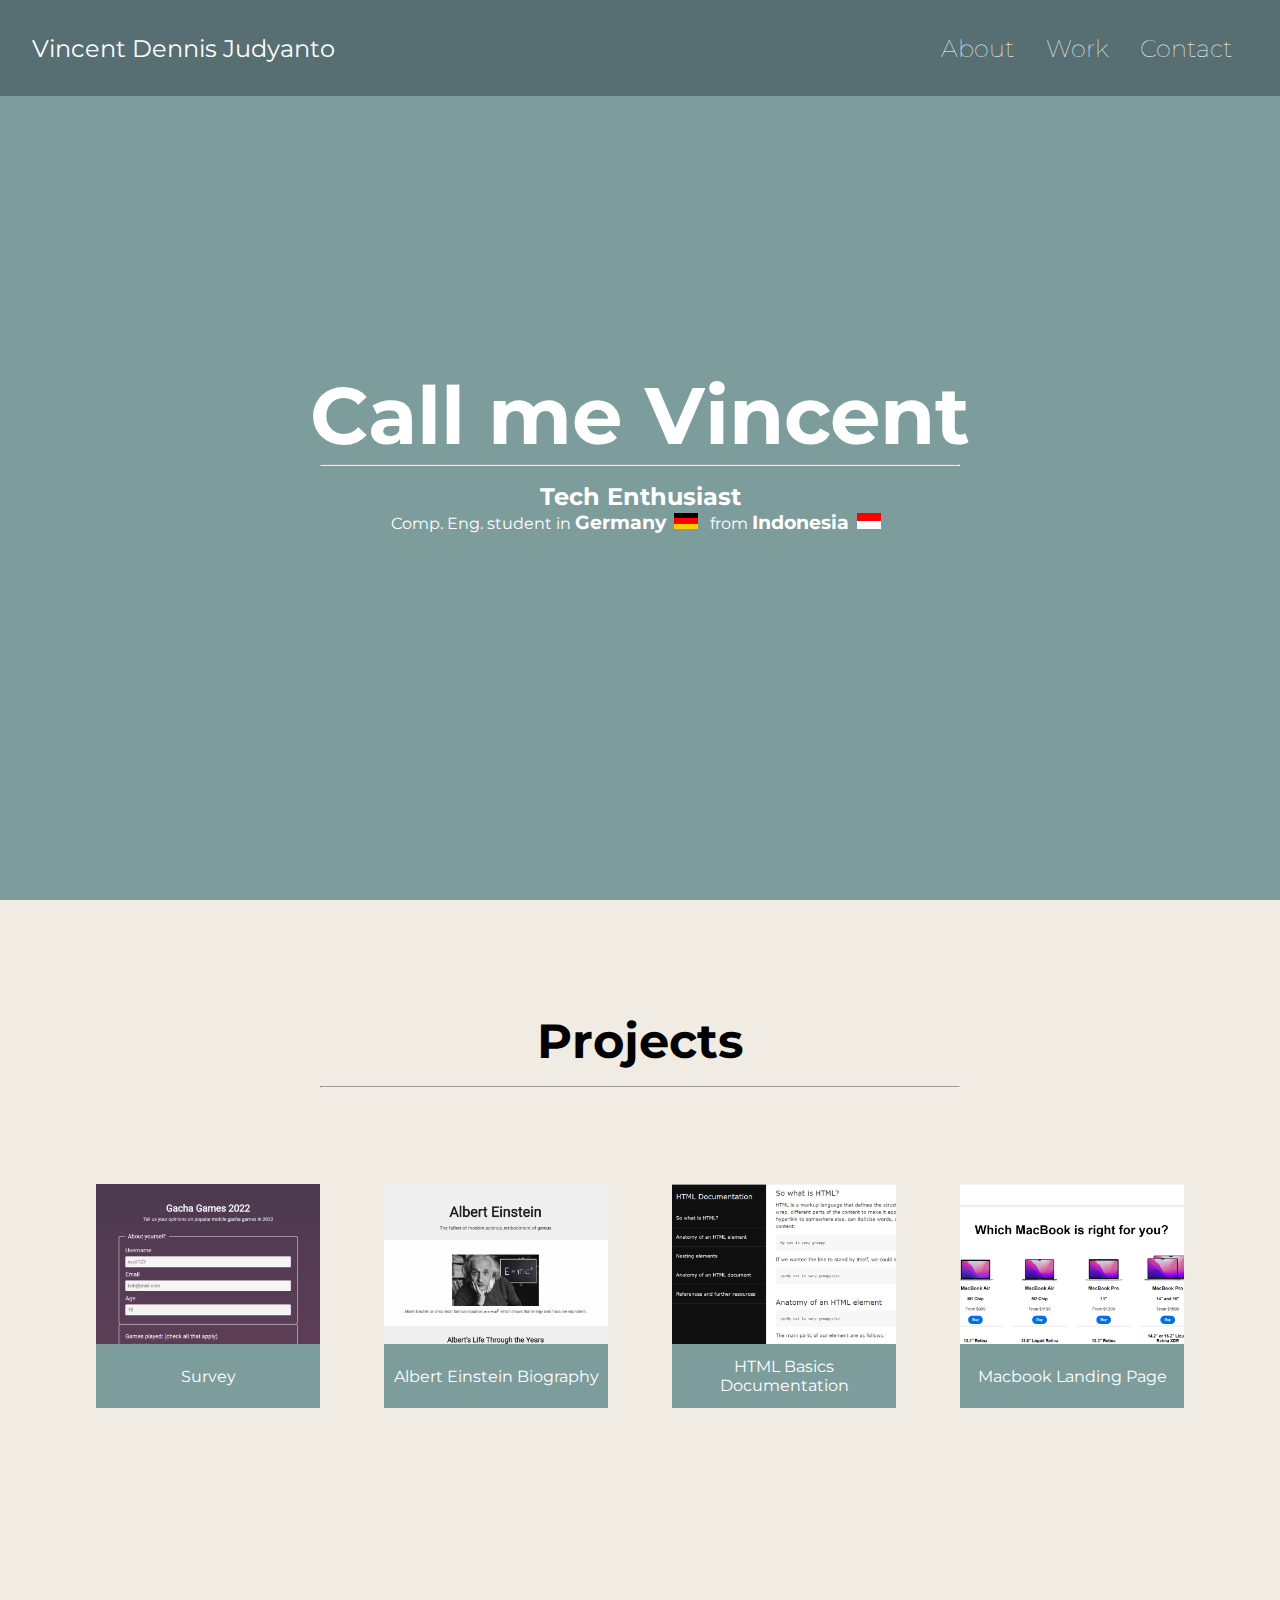
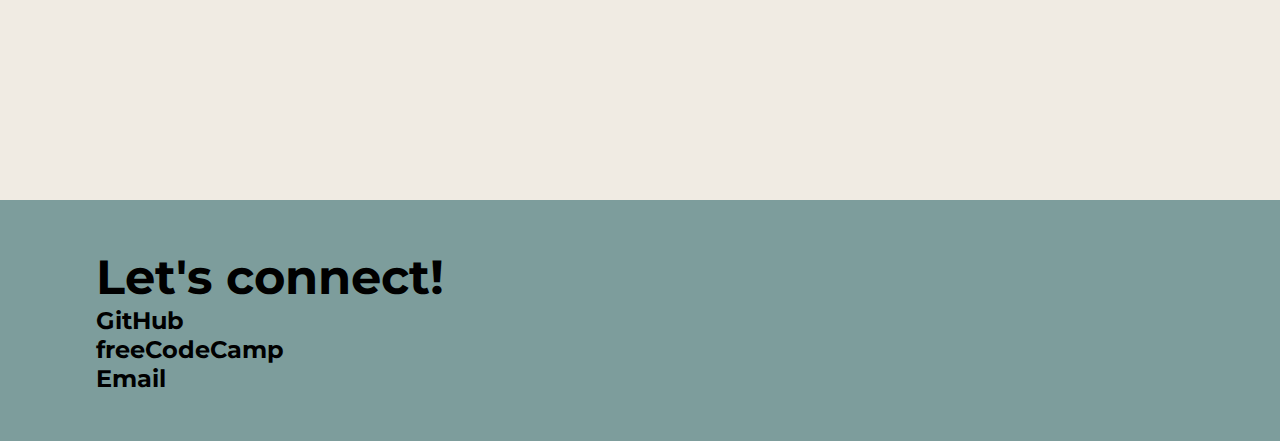
<file: projects/freeCodeCamp/Responsive Web Design 2022/Personal Portfolio Webpage/index.html>
<!DOCTYPE html>
<html lang="en">
<head>
    <meta charset="UTF-8">
    <meta http-equiv="X-UA-Compatible" content="IE=edge">
    <meta name="viewport" content="width=device-width, initial-scale=1.0">
    <title>Portfolio ~ Vincent Dennis Judyanto</title>
    <link rel="stylesheet" href="styles.css">
    <link rel="preconnect" href="https://fonts.googleapis.com">
    <link rel="preconnect" href="https://fonts.gstatic.com" crossorigin>
    <link href="https://fonts.googleapis.com/css2?family=Montserrat:wght@200;400;700&display=swap" rel="stylesheet">
</head>
<body>
    <nav id="navbar">
        <a href="#welcome-section" id="site-logo">Vincent Dennis Judyanto</a>
        <ul class="nav-list">
            <li class="nav-item"><a href="#welcome-section">About</a></li>
            <li class="nav-item"><a href="#projects">Work</a></li>
            <li class="nav-item"><a href="#contact">Contact</a></li>
        </ul>
    </nav>
    <section id="welcome-section">
        <div class="inner-welcome">
            <h1 class="main-heading">Call me Vincent</h1>
            <hr>
            <h2>Tech Enthusiast</h2>
            <div class="main-desc">
                <p>Comp. Eng. student in </p><h3 class="country ger">Germany</h3>
                <p class="resp-newline"> from </p><h3 class="country ind">Indonesia</h3>
            </div>
        </div>
    </section>
    <section id="projects">
        <h2 class="projects-heading">Projects</h2>
        <hr>
        <div class="projects-container">
            <div class="project-tile project-1">
                <div class="project-desc">
                    <a class="project-link" href="https://github.com/vincent-dennis/portfolio/tree/main/projects/freeCodeCamp/Responsive%20Web%20Design%202022/Survey%20Form" target="_blank">
                        Survey</a>
                </div>
            </div>
            <div class="project-tile project-2">
                <div class="project-desc">
                    <a class="project-link" href="https://github.com/vincent-dennis/portfolio/tree/main/projects/freeCodeCamp/Responsive%20Web%20Design%202022/Tribute%20Page" target="_blank">
                        Albert Einstein Biography</a>
                </div>
            </div>
            <div class="project-tile project-3">
                <div class="project-desc">
                    <a class="project-link" href="https://github.com/vincent-dennis/portfolio/tree/main/projects/freeCodeCamp/Responsive%20Web%20Design%202022/Technical%20Documentation%20Page" target="_blank">
                        HTML Basics Documentation</a>
                </div>
            </div>
            <div class="project-tile project-4">
                <div class="project-desc">
                    <a class="project-link" href="https://github.com/vincent-dennis/portfolio/tree/main/projects/freeCodeCamp/Responsive%20Web%20Design%202022/Technical%20Documentation%20Page" target="_blank">
                        Macbook Landing Page</a>
                </div>
            </div>
        </div>
    </section>
    <section id="contact">
        <h1 class="contact-heading">Let's connect!</h1>
        <h2><a id="profile-link" href="https://github.com/vincent-dennis" target="_blank">GitHub</a></h2>
        <h2><a href="https://www.freecodecamp.org/vincent_dj" target="_blank">freeCodeCamp</a></h2>
        <h2><a href="mailto:vincentdennis.j@gmail.com" target="_blank">Email</a></h2>
    </section>
</body>
</html>
</file>
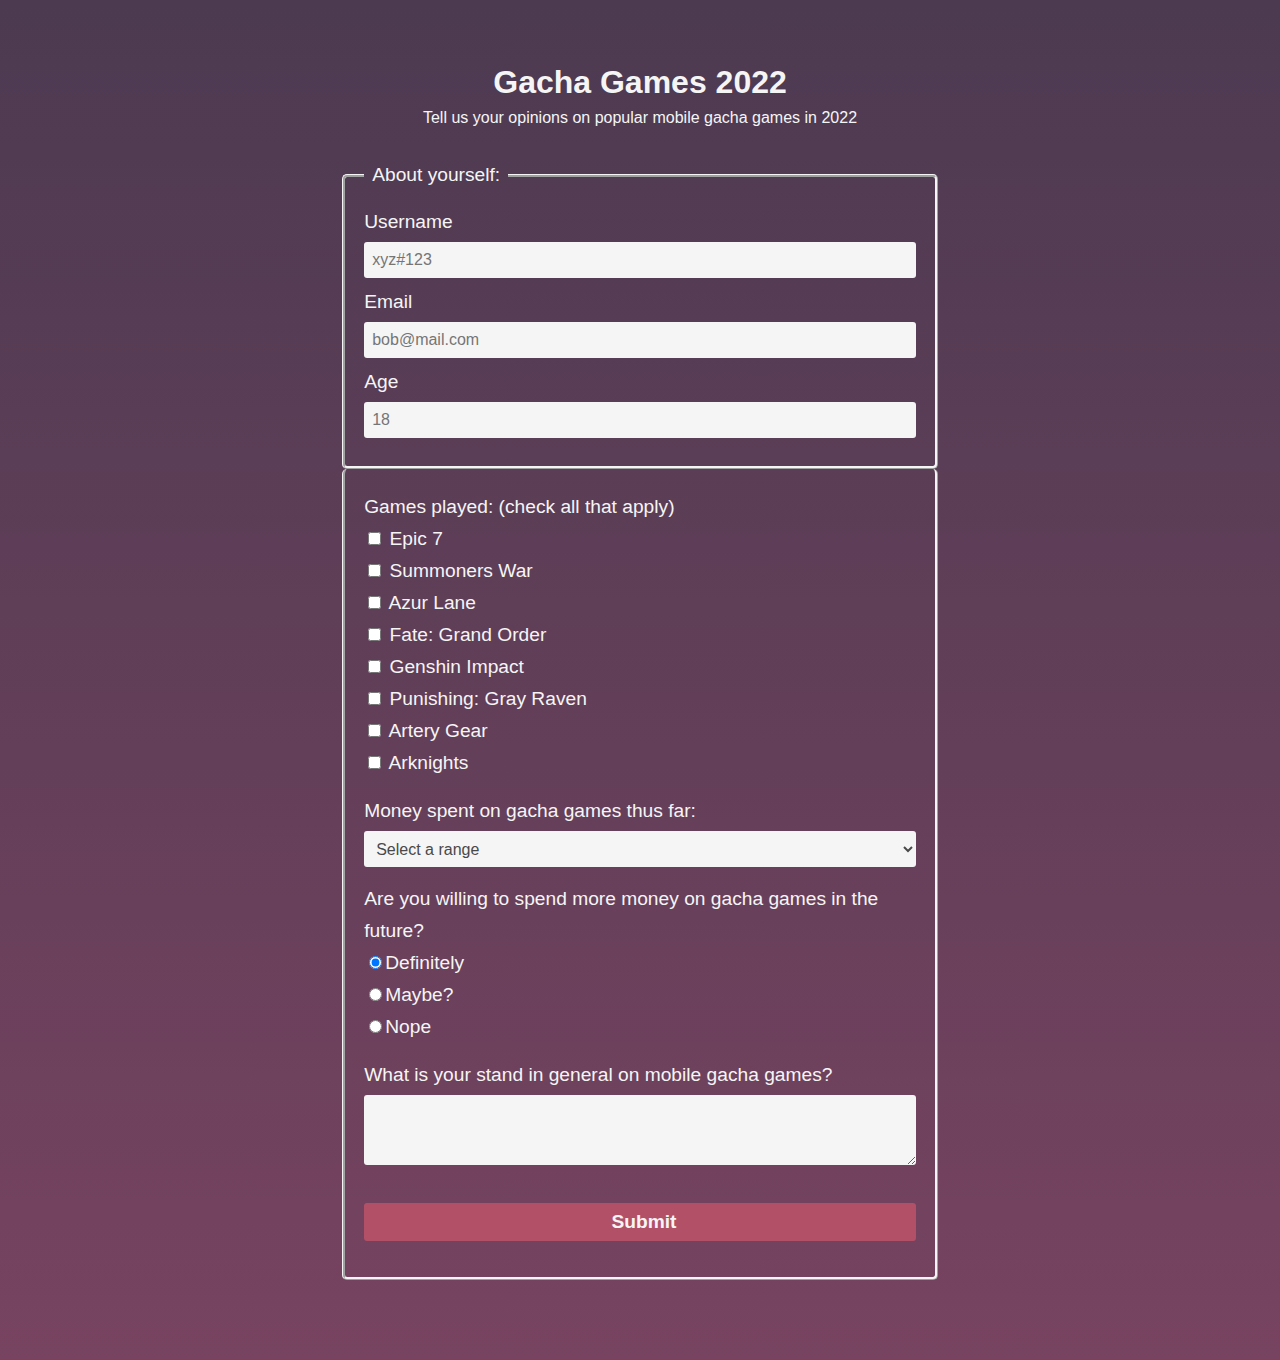
<file: projects/freeCodeCamp/Responsive Web Design 2022/Survey Form/index.html>
<!DOCTYPE html>
<html lang="en">
<head>
    <meta charset="UTF-8">
    <meta http-equiv="X-UA-Compatible" content="IE=edge">
    <meta name="viewport" content="width=device-width, initial-scale=1.0">
    <title>Survey Form</title>
    <link rel="stylesheet" href="styles.css">
</head>
<body>
    <header>
        <h1 id="title">Gacha Games 2022</h1>
        <p id="description">Tell us your opinions on popular mobile gacha games in 2022</p>
    </header>
    
    <form action="" method="post" id="survey-form">
        <!-- PERSONAL DATA -->
        <fieldset>
            <legend>About yourself:</legend>
            <div class="input-group about-section">
                <label for="name" id="name-label">Username</label>
                <input class="input-field" type="text" name="name" id="name" required placeholder="xyz#123">
                <label for="email" id="email-label">Email</label>
                <input class="input-field" type="email" name="email" id="email" required placeholder="bob@mail.com">
                <label for="age" id="number-label">Age</label>
                <input class="input-field" type="number" name="age" id="number" min="12" max="120" required placeholder="18">
            </div>
        </fieldset>

        <!-- SURVEY DATA -->
        <fieldset>
            <div class="input-group">
                <label>Games played: (check all that apply)</label><br>
                <label>
                    <input class="input-checkbox" name="games-played" type="checkbox" value="e7"> Epic 7</label
                ><br>
                <label>
                    <input class="input-checkbox" name="games-played" type="checkbox" value="sw"> Summoners War</label
                ><br>
                <label>
                    <input class="input-checkbox" name="games-played" type="checkbox" value="al"> Azur Lane</label
                ><br>
                <label>
                    <input class="input-checkbox" name="games-played" type="checkbox" value="fgo"> Fate: Grand Order</label
                ><br>
                <label>
                    <input class="input-checkbox" name="games-played" type="checkbox" value="gi"> Genshin Impact</label
                ><br>
                <label>
                    <input class="input-checkbox" name="games-played" type="checkbox" value="pgr"> Punishing: Gray Raven</label
                ><br>
                <label>
                    <input class="input-checkbox" name="games-played" type="checkbox" value="ag"> Artery Gear</label
                ><br>
                <label>
                    <input class="input-checkbox" name="games-played" type="checkbox" value="ark"> Arknights</label
                ><br>
            </div>
            
            <div class="input-group">
                <label for="money-spent">Money spent on gacha games thus far:</label>
                <select id="dropdown" name="money-spent" class="input-select">
                    <option disabled selected value>Select a range</option>
                    <option value="100">$0 - $100</option>
                    <option value="500">$101 - $500</option>
                    <option value="1000">$501 - $1000</option>
                    <option value="more">$1000+</option>
                </select>
            </div>

            <div class="input-group">
                <label>Are you willing to spend more money on gacha games in the future?</label><br>
                <label>
                    <input name="spend-more" value="definitely" type="radio" class="input-radio" checked>Definitely</label
                ><br>
                <label>
                    <input name="spend-more" value="maybe" type="radio" class="input-radio">Maybe?</label
                ><br>
                <label>
                    <input name="spend-more" value="nope" type="radio" class="input-radio">Nope</label
                ><br>
            </div>

            <div class="input-group">
                <label for="opinion">What is your stand in general on mobile gacha games?</label><br>
                <textarea name="opinion" rows="3"></textarea>
            </div>

            <button id="submit" type="submit">Submit</button>
        </fieldset>
    </form>
</body>
</html>
</file>
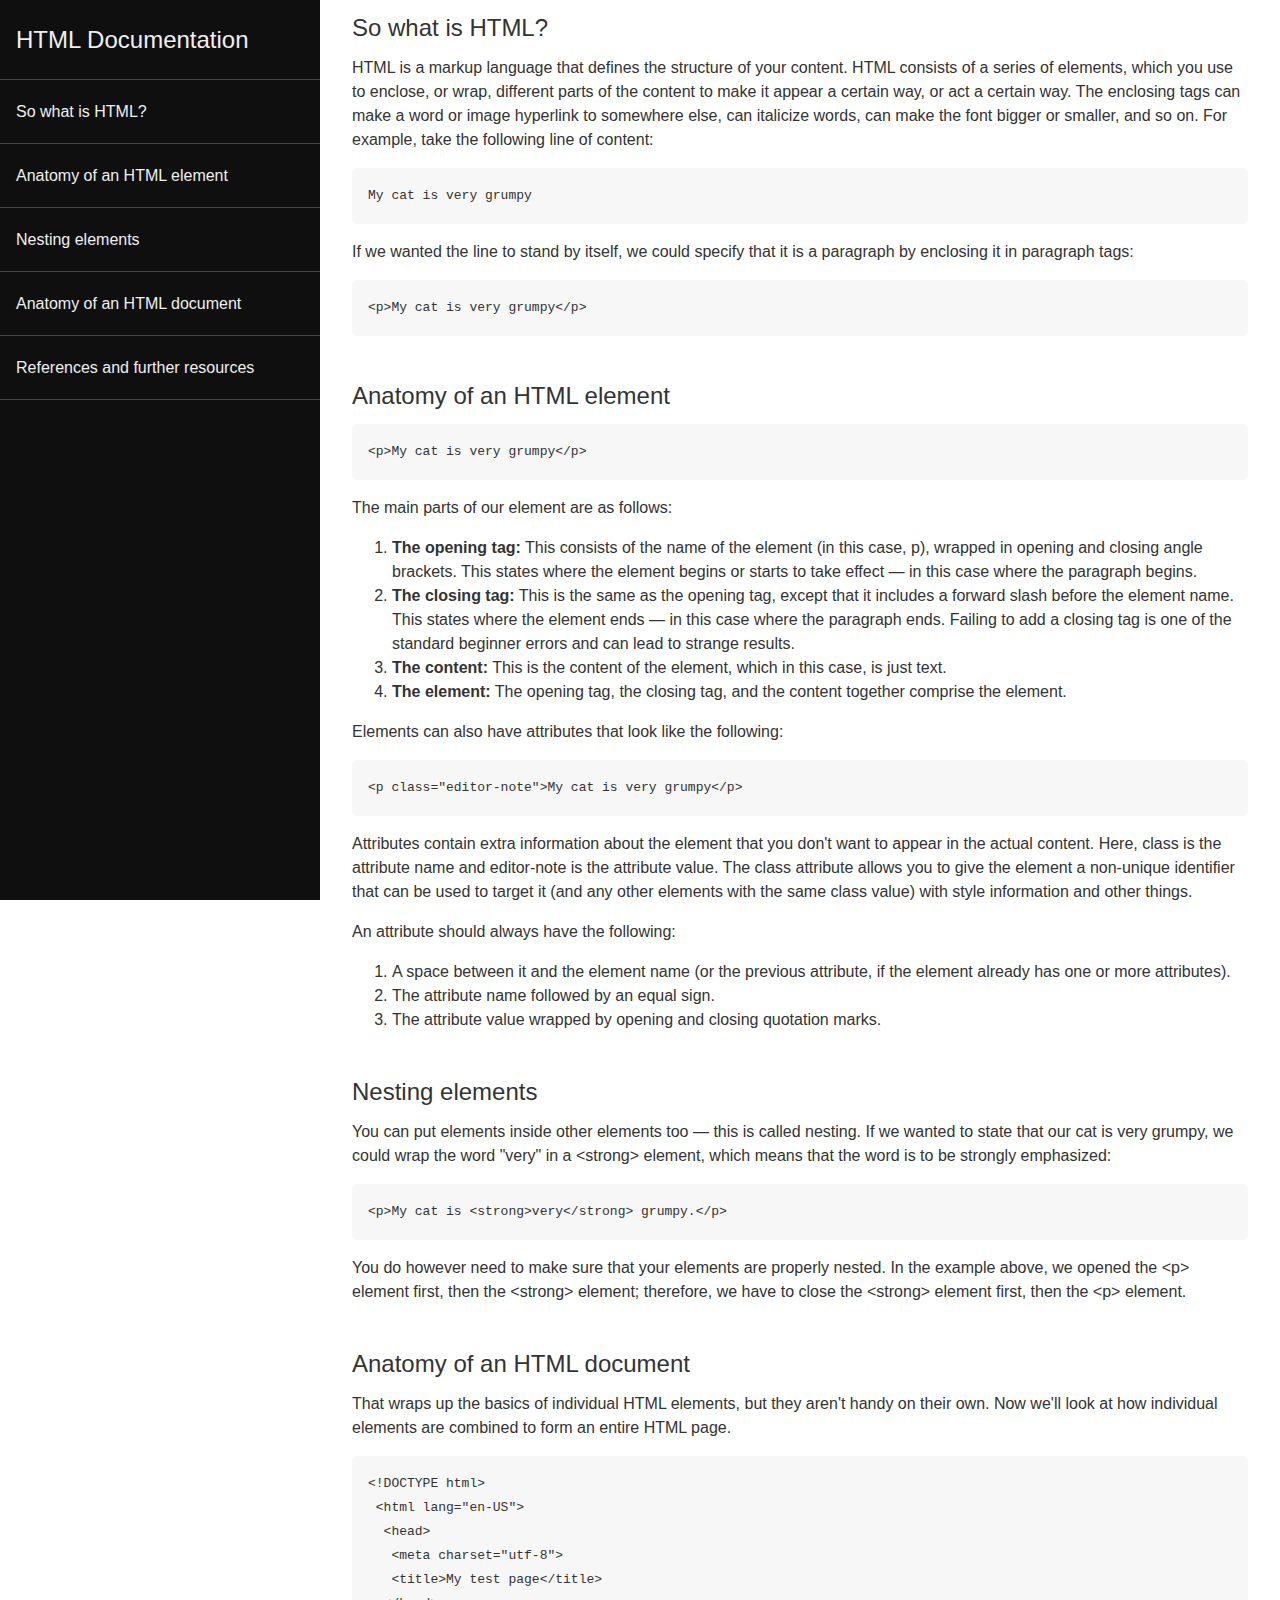
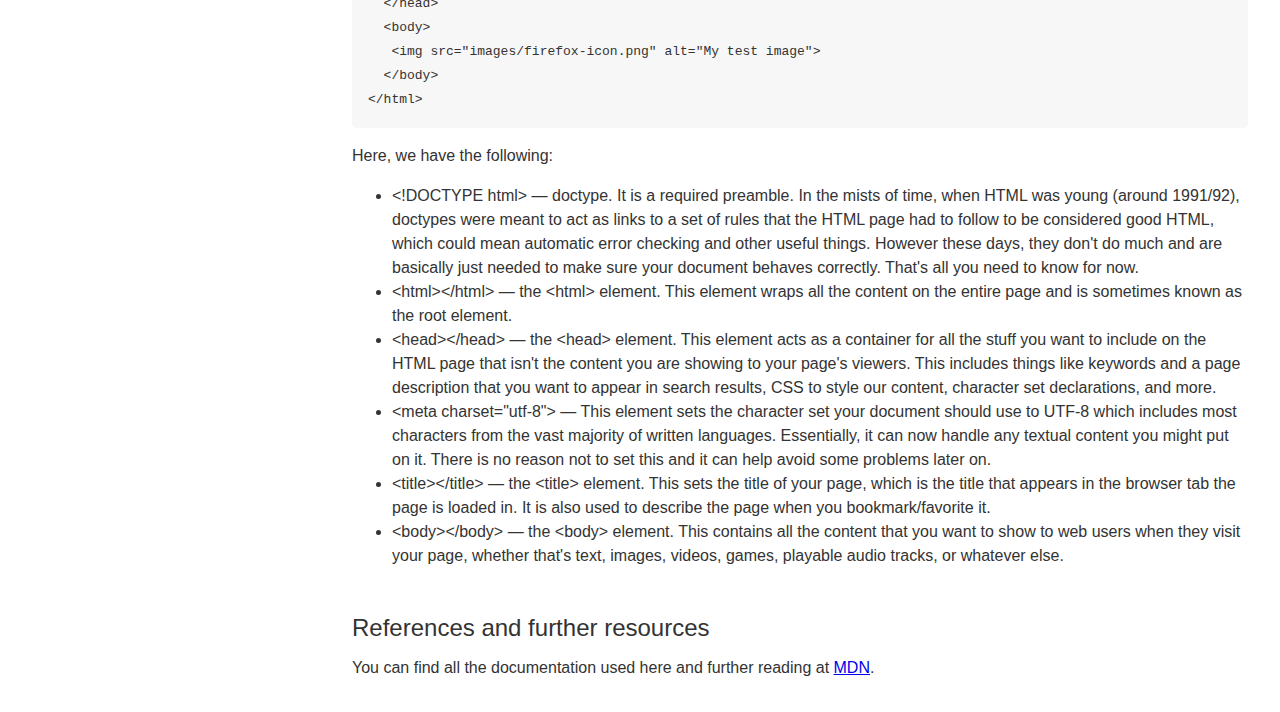
<file: projects/freeCodeCamp/Responsive Web Design 2022/Technical Documentation Page/index.html>
<!DOCTYPE html>
<html lang="en">
<head>
    <meta charset="UTF-8">
    <meta http-equiv="X-UA-Compatible" content="IE=edge">
    <meta name="viewport" content="width=device-width, initial-scale=1.0">
    <title>HTML Documentation</title>
    <link rel="stylesheet" href="styles.css">
</head>
<body>
    <nav id="navbar">
        <header class="nav-header nav-item">HTML Documentation</header>
        <svg class="nav-menu nav-item" style="color: #efefef" xmlns="http://www.w3.org/2000/svg" xmlns:xlink="http://www.w3.org/1999/xlink" width="40" zoomAndPan="magnify" viewBox="0 0 30 30.000001" height="40" preserveAspectRatio="xMidYMid meet" version="1.0"><defs><clipPath id="id1"><path d="M 3.386719 7.164062 L 26.613281 7.164062 L 26.613281 22.40625 L 3.386719 22.40625 Z M 3.386719 7.164062 " clip-rule="nonzero" fill="white"></path></clipPath></defs><g clip-path="url(#id1)"><path fill="white" d="M 3.398438 22.40625 L 26.601562 22.40625 L 26.601562 19.867188 L 3.398438 19.867188 Z M 3.398438 16.054688 L 26.601562 16.054688 L 26.601562 13.515625 L 3.398438 13.515625 Z M 3.398438 7.164062 L 3.398438 9.703125 L 26.601562 9.703125 L 26.601562 7.164062 Z M 3.398438 7.164062 " fill-opacity="1" fill-rule="nonzero"></path></g></svg>
        <a class="nav-link nav-item" href="#So_what_is_HTML?">So what is HTML?</a>
        <a class="nav-link nav-item" href="#Anatomy_of_an_HTML_element">Anatomy of an HTML element</a>
        <a class="nav-link nav-item" href="#Nesting_elements">Nesting elements</a>
        <a class="nav-link nav-item" href="#Anatomy_of_an_HTML_document">Anatomy of an HTML document</a>
        <a class="nav-link nav-item" href="#References_and_further_resources">References and further resources</a>
    </nav>
    <main id="main-doc">
        <section class="main-section" id="So_what_is_HTML?">
            <header>So what is HTML?</header>
            <p>
                HTML is a markup language that defines the structure of your content. 
                HTML consists of a series of elements, which you use to enclose, or wrap, 
                different parts of the content to make it appear a certain way, or act a certain way. 
                The enclosing tags can make a word or image hyperlink to somewhere else, 
                can italicize words, can make the font bigger or smaller, and so on. 
                For example, take the following line of content:
            </p>
            <code>My cat is very grumpy</code>
            <p>
                If we wanted the line to stand by itself, we could specify that it is a paragraph 
                by enclosing it in paragraph tags:
            </p>
            <code>&lt;p&gt;My cat is very grumpy&lt;/p&gt;</code>
        </section>
        <section class="main-section" id="Anatomy_of_an_HTML_element">
            <header>Anatomy of an HTML element</header>
            <code>&lt;p&gt;My cat is very grumpy&lt;/p&gt;</code>
            <p>
                The main parts of our element are as follows:
                <ol>
                    <li>
                        <strong>The opening tag:</strong>
                        This consists of the name of the element (in this case, p), 
                        wrapped in opening and closing angle brackets. 
                        This states where the element begins or starts to take effect — 
                        in this case where the paragraph begins.
                    </li>
                    <li>
                        <strong>The closing tag:</strong>
                        This is the same as the opening tag, except that it includes a forward slash before the element name. 
                        This states where the element ends — in this case where the paragraph ends. 
                        Failing to add a closing tag is one of the standard beginner errors and can lead to strange results.
                    </li>
                    <li>
                        <strong>The content:</strong>
                        This is the content of the element, which in this case, is just text.
                    </li>
                    <li>
                        <strong>The element:</strong>
                        The opening tag, the closing tag, and the content together comprise the element.
                    </li>
                </ol>
            </p>
            <p>
                Elements can also have attributes that look like the following:
            </p>
            <code>&lt;p class="editor-note"&gt;My cat is very grumpy&lt;/p&gt;</code>
            <p>
                Attributes contain extra information about the element that you don't want to appear in the actual content. 
                Here, class is the attribute name and editor-note is the attribute value. 
                The class attribute allows you to give the element a non-unique identifier that can be used to target it 
                (and any other elements with the same class value) with style information and other things.
                <br>
            </p>
            <p>
                An attribute should always have the following:
                <ol>
                    <li>
                        A space between it and the element name (or the previous attribute, 
                        if the element already has one or more attributes).
                    </li>
                    <li>
                        The attribute name followed by an equal sign.    
                    </li>
                    <li>
                        The attribute value wrapped by opening and closing quotation marks.
                    </li>
                </ol>
            </p>
        </section>
        <section class="main-section" id="Nesting_elements">
            <header>Nesting elements</header>
            <p>
                You can put elements inside other elements too — this is called nesting. 
                If we wanted to state that our cat is very grumpy, we could wrap the word "very" in a 
                &lt;strong&gt; element, which means that the word is to be strongly emphasized:
            </p>
            <code>&lt;p&gt;My cat is &lt;strong&gt;very&lt;/strong&gt; grumpy.&lt;/p&gt;</code>
            <p>
                You do however need to make sure that your elements are properly nested. 
                In the example above, we opened the &lt;p&gt; element first, 
                then the &lt;strong&gt; element; therefore, we have to close the &lt;strong&gt; element first,
                then the &lt;p&gt; element.
            </p>
        </section>
        <section class="main-section" id="Anatomy_of_an_HTML_document">
            <header>Anatomy of an HTML document</header>
            <p>
                That wraps up the basics of individual HTML elements, but they aren't handy on their own. 
                Now we'll look at how individual elements are combined to form an entire HTML page.
            </p>
            <code>&lt;!DOCTYPE html&gt;
                &nbsp;&lt;html lang="en-US"&gt;
                &nbsp;&nbsp;&lt;head&gt;
                &nbsp;&nbsp;&nbsp;&lt;meta charset="utf-8"&gt;
                &nbsp;&nbsp;&nbsp;&lt;title&gt;My test page&lt;/title&gt;
                &nbsp;&nbsp;&lt;/head&gt;
                &nbsp;&nbsp;&lt;body&gt;
                &nbsp;&nbsp;&nbsp;&lt;img src="images/firefox-icon.png" alt="My test image"&gt;
                &nbsp;&nbsp;&lt;/body&gt;
                &lt;/html&gt;</code>
            <p>
                Here, we have the following:
                <ul>
                    <li>
                        &lt;!DOCTYPE html&gt; — doctype. It is a required preamble. 
                        In the mists of time, when HTML was young (around 1991/92), 
                        doctypes were meant to act as links to a set of rules that the HTML page 
                        had to follow to be considered good HTML, which could mean automatic error checking 
                        and other useful things. However these days, they don't do much and 
                        are basically just needed to make sure your document behaves correctly. 
                        That's all you need to know for now.
                    </li>
                    <li>
                        &lt;html&gt;&lt;/html&gt; — the &lt;html&gt; element. 
                        This element wraps all the content on the entire page and is sometimes known as the root element.
                    </li>
                    <li>
                        &lt;head&gt;&lt;/head&gt; — the &lt;head&gt; element. 
                        This element acts as a container for all the stuff you want to include on the HTML page 
                        that isn't the content you are showing to your page's viewers. This includes things like keywords 
                        and a page description that you want to appear in search results, CSS to style our content,
                        character set declarations, and more.
                    </li>
                    <li>
                        &lt;meta charset="utf-8"&gt; — This element sets the character set your document 
                        should use to UTF-8 which includes most characters from the vast majority of written languages. 
                        Essentially, it can now handle any textual content you might put on it. 
                        There is no reason not to set this and it can help avoid some problems later on.
                    </li>
                    <li>
                        &lt;title&gt;&lt;/title&gt; — the &lt;title&gt; element. This sets the title of your page, 
                        which is the title that appears in the browser tab the page is loaded in. 
                        It is also used to describe the page when you bookmark/favorite it.
                    </li>
                    <li>
                        &lt;body&gt;&lt;/body&gt; — the &lt;body&gt; element. This contains all the content 
                        that you want to show to web users when they visit your page, whether that's text, 
                        images, videos, games, playable audio tracks, or whatever else.
                    </li>
                </ul>
            </p>
        </section>
        <section class="main-section" id="References_and_further_resources">
            <header>References and further resources</header>
            <p>
                You can find all the documentation used here and further reading at
                <a href="https://developer.mozilla.org/en-US/docs/Learn/Getting_started_with_the_web/HTML_basics" target="_blank">
                    MDN</a>.
            </p>
        </section>
    </main>
</body>
</html>
</file>
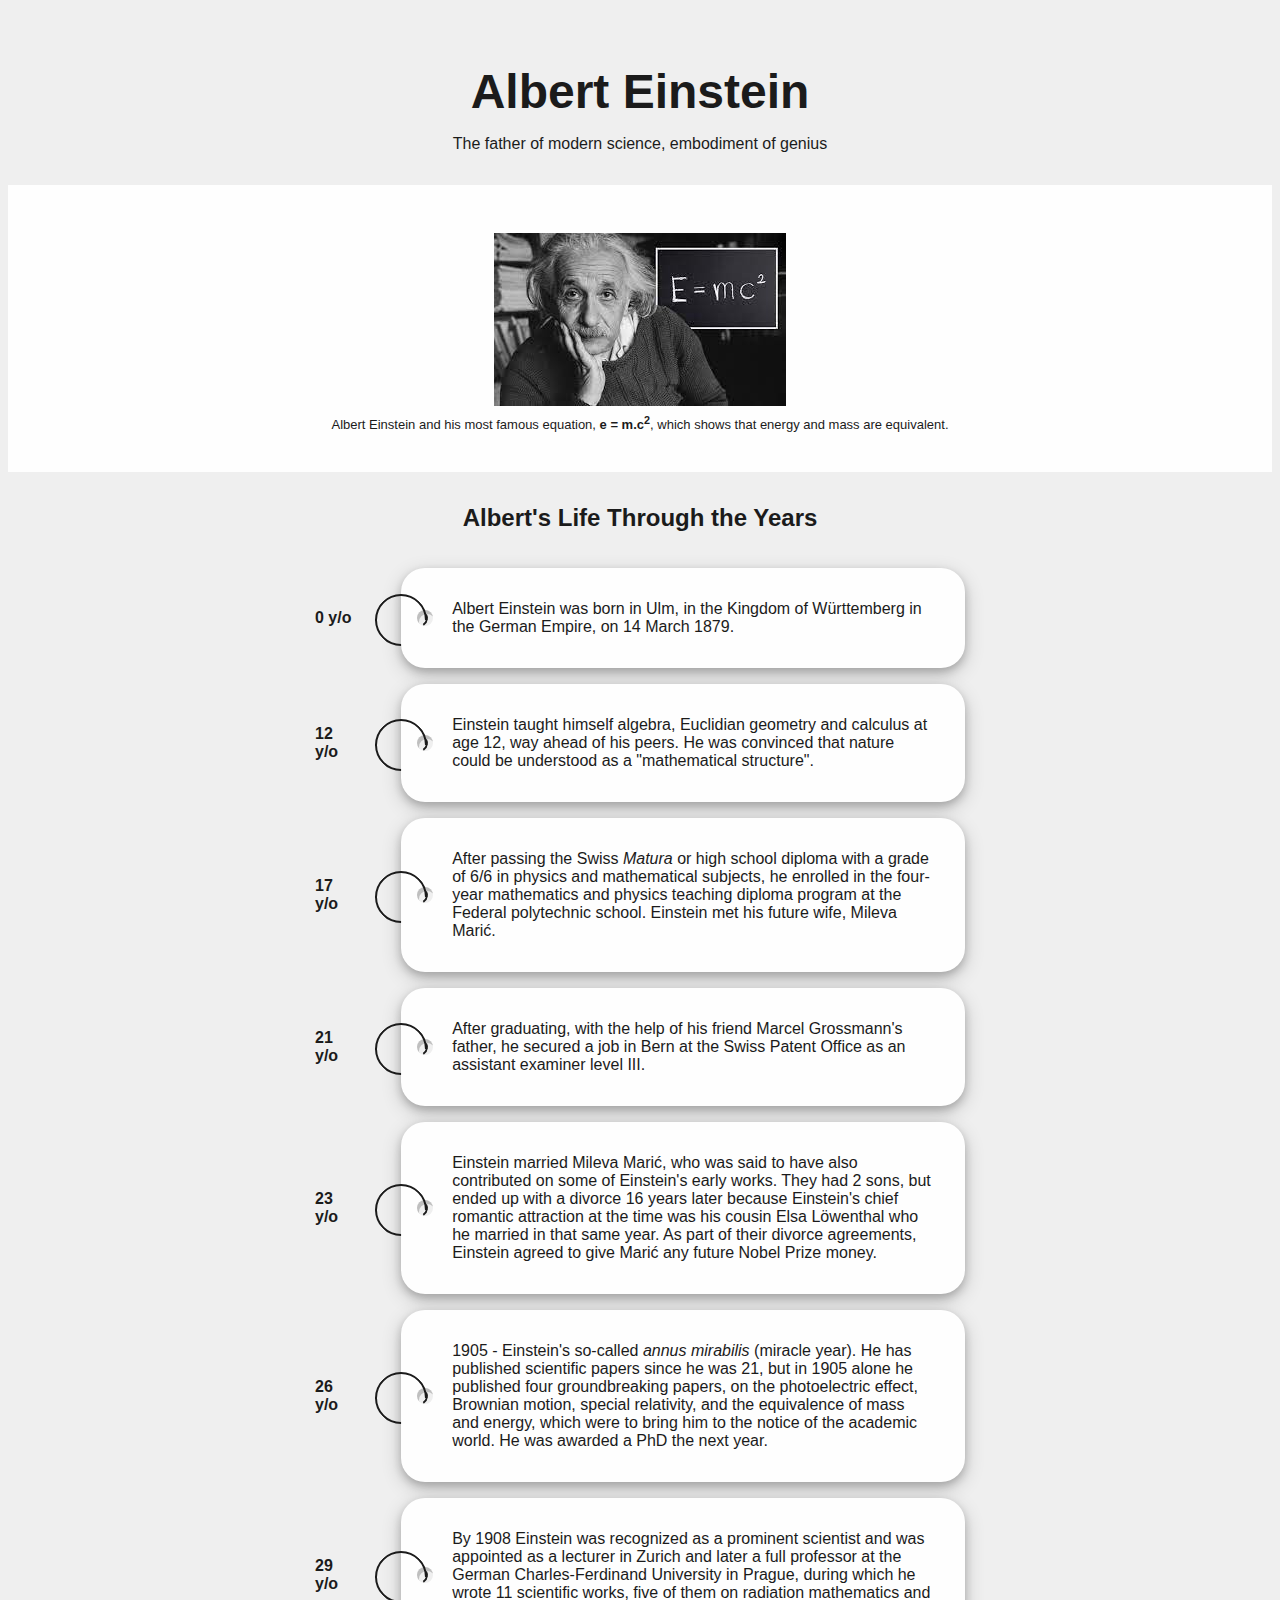
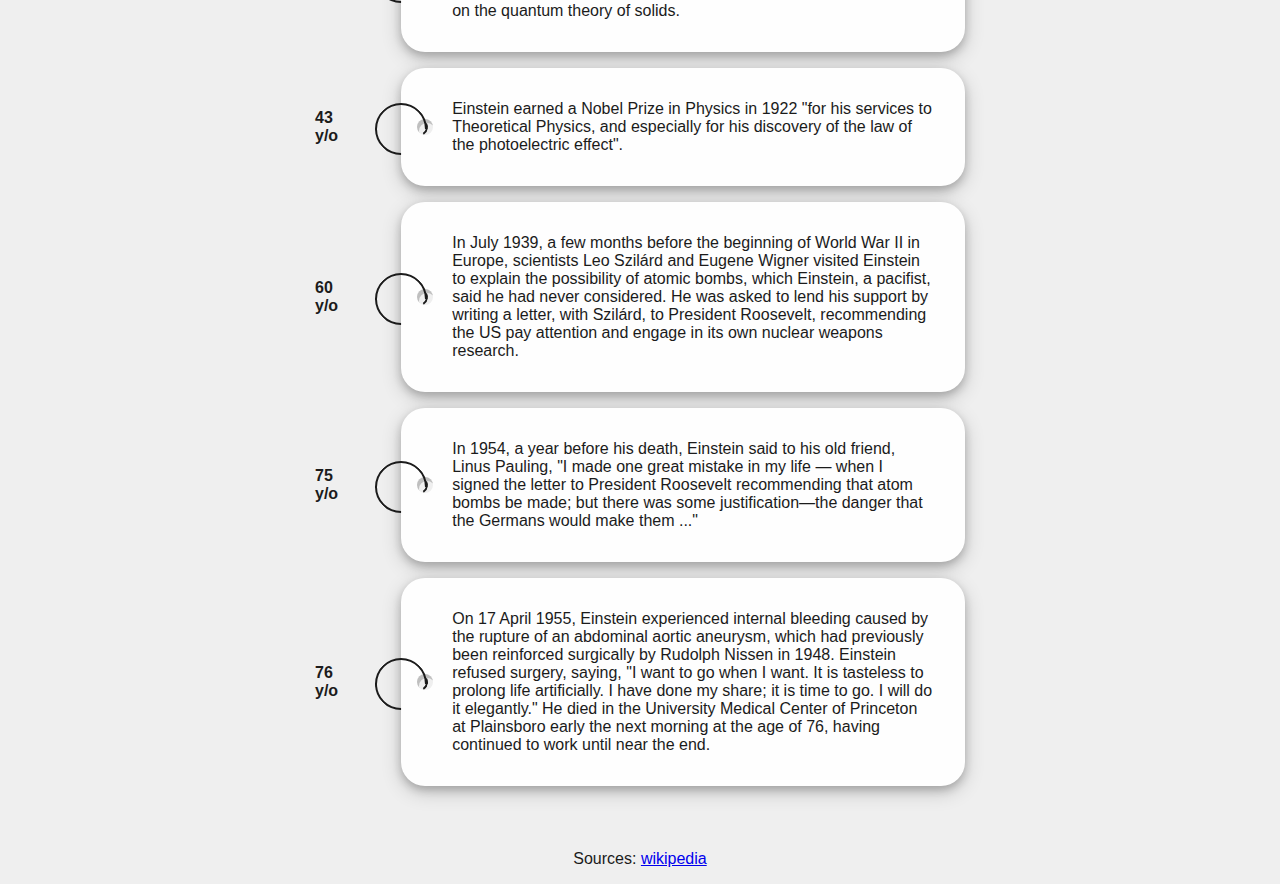
<file: projects/freeCodeCamp/Responsive Web Design 2022/Tribute Page/index.html>
<!DOCTYPE html>
<html lang="en">
<head>
	<meta charset="UTF-8">
	<meta http-equiv="X-UA-Compatible" content="IE=edge">
	<meta name="viewport" content="width=device-width, initial-scale=1.0">
	<title>Albert Einstein</title>
	<link rel="stylesheet" type="text/css" href="styles.css">
</head>
<body>
	<main id="main">
		<section class="text-center">
			<h1 id="title">Albert Einstein</h1>
			<p id="subtitle">The father of modern science, embodiment of genius</p>

			<figure id="img-div">
				<img src="albert-einstein.jpg" alt="Albert Einstein and e=mc^2" id="image">
				<figcaption id="img-caption">
					Albert Einstein and his most famous equation, <strong>e = m.c<sup>2</sup></strong>, 
					which shows that energy and mass are equivalent.
				</figcaption>
			</figure>
		</section>

		<section id="tribute-info">
			<h2 id="heading" class="text-center">Albert's Life Through the Years</h2>
			<div class="timeline">
				<div class="container first">
					<div class="age">0 y/o</div>
					<div class="content">
						<span class="binder-additional"></span>
						<p>
							Albert Einstein was born in Ulm,
							in the Kingdom of Württemberg in the German Empire, on 14 March 1879.
						</p>
					</div>
				</div>
				<div class="container">
					<div class="age">12 y/o</div>
					<div class="content">
						<span class="binder-additional"></span>
						<p>
							Einstein taught himself algebra, Euclidian geometry and calculus at age 12,
							way ahead of his peers. 
							He was convinced that nature could be understood as a "mathematical structure".
						</p>
					</div>
				</div>
				<div class="container">
					<div class="age">17 y/o</div>
					<div class="content">
						<span class="binder-additional"></span>
						<p>
							After passing the Swiss <em>Matura</em> or high school diploma with a grade of 6/6 in 
							physics and mathematical subjects, he enrolled in the four-year mathematics and physics 
							teaching diploma program at the Federal polytechnic school. Einstein met his future wife,
							Mileva  Marić.
						</p>
					</div>
				</div>
				<div class="container">
					<div class="age">21 y/o</div>
					<div class="content">
						<span class="binder-additional"></span>
						<p>
							After graduating, with the help of his friend Marcel Grossmann's father, 
							he secured a job in Bern at the Swiss Patent Office as an assistant examiner level III.
						</p>
					</div>
				</div>
				<div class="container">
					<div class="age">23 y/o</div>
					<div class="content">
						<span class="binder-additional"></span>
						<p>
							Einstein married Mileva Marić, who was said to have also contributed on some of Einstein's
							early works. They had 2 sons, but ended up with a divorce 16 years later because Einstein's
							chief romantic attraction at the time was his cousin Elsa Löwenthal who he married in that same year.
							As part of their divorce agreements, Einstein agreed to give Marić any future Nobel Prize money.
						</p>
					</div>
				</div>
				<div class="container">
					<div class="age">26 y/o</div>
					<div class="content">
						<span class="binder-additional"></span>
						<p>
							1905 - Einstein's so-called <i>annus mirabilis</i> (miracle year). He has published scientific
							papers since he was 21, but in 1905 alone he published four groundbreaking papers, 
							on the photoelectric effect, Brownian motion, special relativity, 
							and the equivalence of mass and energy, 
							which were to bring him to the notice of the academic world. He was awarded a PhD the next year.
						</p>
					</div>
				</div>
				<div class="container">
					<div class="age">29 y/o</div>
					<div class="content">
						<span class="binder-additional"></span>
						<p>
							By 1908 Einstein was recognized as a prominent scientist and was appointed as a lecturer
							in Zurich and later a full professor at the German Charles-Ferdinand University in Prague,
							during which he wrote 11 scientific works, five of them on radiation mathematics
							and on the quantum theory of solids. 
						</p>
					</div>
				</div>
				<div class="container">
					<div class="age">43 y/o</div>
					<div class="content">
						<span class="binder-additional"></span>
						<p>
							Einstein earned a Nobel Prize in Physics in 1922
							"for his services to Theoretical Physics, and especially for his discovery of 
							the law of the photoelectric effect".
						</p>
					</div>
				</div>
				<div class="container">
					<div class="age">60 y/o</div>
					<div class="content">
						<span class="binder-additional"></span>
						<p>
							In July 1939, a few months before the beginning of World War II in Europe, 
							scientists Leo Szilárd and Eugene Wigner visited Einstein to explain the possibility of atomic bombs,
							which Einstein, a pacifist, said he had never considered. 
							He was asked to lend his support by writing a letter, with Szilárd, to President Roosevelt, 
							recommending the US pay attention and engage in its own nuclear weapons research.
						</p>
					</div>
				</div>
				<div class="container">
					<div class="age">75 y/o</div>
					<div class="content">
						<span class="binder-additional"></span>
						<p>
							In 1954, a year before his death, Einstein said to his old friend, Linus Pauling, 
							"I made one great mistake in my life — when I signed the letter to President Roosevelt 
							recommending that atom bombs be made; but there was some justification—the danger that 
							the Germans would make them ..."
						</p>
					</div>
				</div>
				<div class="container last">
					<div class="age">76 y/o</div>
					<div class="content">
						<span class="binder-additional"></span>
						<p>
							On 17 April 1955, Einstein experienced internal bleeding caused by the rupture of an abdominal aortic
							aneurysm, which had previously been reinforced surgically by Rudolph Nissen in 1948.
							Einstein refused surgery, saying, "I want to go when I want. It is tasteless to prolong
							life artificially. I have done my share; it is time to go. I will do it elegantly."
							He died in the University Medical Center of Princeton at Plainsboro early the next morning
							at the age of 76, having continued to work until near the end. 
						</p>
					</div>
				</div>
			</div>
		</section>

		<section class="text-center">	
			<p>
				Sources: <a href="https://en.wikipedia.org/wiki/Albert_Einstein" target="_blank" id="tribute-link">wikipedia</a>
			</p>
		</section>
	</main>
</body>
</html>
</file>
<file: projects/freeCodeCamp/Responsive Web Design 2022/Personal Portfolio Webpage/styles.css>
*, *::after, *::before {
    box-sizing: border-box;
    scroll-behavior: smooth;
    margin: 0;
    padding: 0;
}
:root {
    --text-color: white;
    --text-color-secondary: black;
    --navbar-bg: #576F72;
    --main-bg: #7D9D9C;
    --projects-bg: #F0EBE3;
    
}
body {
    font-family: "Montserrat", "Helvetica Neue", "Helvetica", "Arial", sans-serif;
}
ul {
    list-style-type: none;
}
a {
    color: inherit;
    text-decoration: none;
    display: inline-block;
}
a:hover {
    text-decoration: underline;
    transform-origin: 50% 50%;
    transform: scale(1.1);
    transition: transform 0.1s ease-in-out;
}

/* NAVBAR */
#navbar {
    position: fixed;
    width: 100vw;
    height: 6rem;
    background-color: var(--navbar-bg);
    color: var(--text-color);
    top: 0;
    display: flex;
    flex-direction: row;
    align-items: center;
    justify-content: space-between;
    padding: 0 2rem;
    z-index: 999;
}
#site-logo {
    font-size: 1.5rem;
    padding-right: 1rem;
}
.nav-list {
    display: flex;
}
.nav-item {
    padding-left: 1rem;
    padding-right: 1rem;
    font-size: 1.5rem;
    font-weight: lighter;
}
.nav-item a:hover {
    text-decoration-thickness: 1px;
}

/* WELCOME SECTION */
#welcome-section {
    height: 100vh;
    background: var(--main-bg);
    color: var(--text-color);
    display: flex;
    align-items: center;
}
.inner-welcome {
    width: 100%;
    text-align: center;
}
.main-heading {
    font-size: 5rem;
    padding: 0 3rem;
}
#welcome-section hr {
    width: 50%;
    margin: 0 auto 1rem auto;
}
.country, #welcome-section p {
    display: inline;
}
.country.ger::after {
    content: "";
    display: inline-block;
    width: 1.5rem;
    height: 1rem;
    margin: 0 0.5rem;
    background: linear-gradient(
        black 0%,
        black 33%,
        red 33%,
        red 66%,
        #FFCC00 66%,
        #FFCC00 100%
    );
}
.country.ind::after {
    content: "";
    display: inline-block;
    width: 1.5rem;
    height: 1rem;
    margin: 0 0.5rem;
    background: linear-gradient(
        red 0%,
        red 50%,
        white 50%,
        white 100%
    );
}

/* PROJECTS SECTION */
#projects {
    color: var(--text-color-secondary);
    background-color: var(--projects-bg);
    text-align: center;
    min-height: 100vh;
    padding-top: 7rem;
}
.projects-heading, .contact-heading {
    font-size: 3rem;
}
#projects hr {
    width: 50%;
    margin: 1rem auto 0;
}
.projects-container {
    padding: 6rem;
    display: grid;
    grid-template-columns: auto auto auto auto;
    gap: 4rem;
}
.project-tile {
    width: 100%;
    padding-top: 100%;
    position: relative;
    background-size: cover;
}
.project-desc {
    width: 100%;
    height: 4rem;
    position: absolute;
    bottom: 0rem;
    text-align: center;
    background-color: var(--main-bg);
    display: flex;
    align-items: center;
    justify-content: center;
}
.project-desc a {
    color: var(--text-color);
}
.project-1 {
    background-image: url(project-1.png);
}
.project-1:hover {
    background: linear-gradient(
        rgba(0, 0, 0, 0.3), 
        rgba(0, 0, 0, 0.3)
    ), url(project-1.png);
    background-size: cover;
}
.project-2 {
    background-image: url(project-2.png);
}
.project-2:hover {
    background: linear-gradient(
        rgba(0, 0, 0, 0.3), 
        rgba(0, 0, 0, 0.3)
    ), url(project-2.png);
    background-size: cover;
}
.project-3 {
    background-image: url(project-3.png);
}
.project-3:hover {
    background: linear-gradient(
        rgba(0, 0, 0, 0.3), 
        rgba(0, 0, 0, 0.3)
    ), url(project-3.png);
    background-size: cover;
}
.project-4 {
    background-image: url(project-4.png);
}
.project-4:hover {
    background: linear-gradient(
        rgba(0, 0, 0, 0.3), 
        rgba(0, 0, 0, 0.3)
    ), url(project-4.png);
    background-size: cover;
}

/* CONTACT SECTION */
#contact {
    background: var(--main-bg);
    color: var(--text-color-secondary);
    padding: 3rem 6rem;
}


/* MEDIA QUERY MAIN AND NAV */
@media only screen and (max-width: 750px) {
    html {
        font-size: 0.8rem;
    }
    .nav-item:last-of-type {
        padding-right: 0;
    }
}
@media only screen and (max-width: 550px) {
    .nav-item {
        padding: 0 0.5rem;
    }
}
@media only screen and (max-width: 525px) {
    html {
        font-size: 0.75rem;
    }
}
@media only screen and (max-width: 495px) {
    html {
        font-size: 0.625rem;
    }
}
@media only screen and (max-width: 365px) {
    .resp-newline::before {
        content: "\a";
        white-space: pre;
    }
}
@media only screen and (max-width: 332px) {
    #navbar {
        height: 7rem;
    }
}

/* MEDIA QUERY PROJECTS */
@media only screen and (max-width: 1200px) {
    .projects-container {
        grid-template-columns: auto auto;
    }
}
@media only screen and (max-width: 600px) {
    .projects-container {
        grid-template-columns: auto;
    }
}

/* MEDIA QUERY CONTACT */
@media only screen and (max-width: 350px) {
    .contact-heading {
        font-size: 2.5rem;
    }
}
</file>
<file: projects/freeCodeCamp/Responsive Web Design 2022/Survey Form/styles.css>
/* GENERAL */
body {
    margin: 2rem;
    background: linear-gradient(#4C3A51, #774360);
    color: #f5f5f5;
    font-family: "Roboto", sans-serif;
}
#title, #description {
    text-align: center;
}
#title {
    margin-top: 4rem;
    margin-bottom: 0.5rem;
}
#description {
    margin-top: 0rem;
    margin-bottom: 2rem;
}

/* FORM */
form {
    max-width: 600px;
    margin: 1rem auto 5rem auto;
    font-size: 1.2rem;
    line-height: 2rem;
}
input, select, textarea, #submit {
    background-color: #f5f5f5;
    color: #494949;
    border: none;
    border-radius: 3px;
    font-size: 1rem;
    padding: 0.25rem 0rem 0.25rem 0.5rem;
    margin-top: 0.25rem;
    margin-bottom: 0.5rem;
}
.input-field, .input-select {
    height: 1.75rem;
    display: block;
}
.input-field, .input-select, textarea {
    width: calc(100% - 0.5rem);
}
.input-select {
    box-sizing: content-box;
}
textarea {
    padding-top: 0.5rem;
    padding-bottom: 0.5rem;
    font-family: "Roboto", sans-serif;
}
.input-group {
    margin-top: 1rem;
    margin-bottom: 1rem;
}
.about-section {
    margin-top: 0.5rem;
}
fieldset {
    border: 3px ridge #f5f5f5;
    border-radius: 5px;
    padding-inline-start: 1em;
    padding-inline-end: 1em;
}
fieldset:not(:first-of-type) {
    border-top: none;
}
legend {
    padding-left: 0.5rem;
    padding-right: 0.5rem;
    margin-bottom: 0rem;
}
#submit {
    width: 100%;
    margin-bottom: 1.5rem;
    background-color: #B25068;
    color: #f5f5f5;
    font-weight: bolder;
    font-size: 1.2rem;
    padding-top: 0.5rem;
    padding-bottom: 0.5rem;
}
</file>
<file: projects/freeCodeCamp/Responsive Web Design 2022/Technical Documentation Page/styles.css>
* {
    box-sizing: border-box;
}

html {
    scroll-behavior: smooth;
}

body {
    margin: 0;
    font-family: "Verdana", "Geneva", "Tahoma", sans-serif;
}

#navbar {
    position: fixed;
    display: flex;
    flex-direction: column;
    height: 100vh;
    width: 20rem;
    background-color: #0f0f0f;
    color: #efefef;
}

.nav-item {
    padding-left: 1rem;
    border-bottom: 1px solid #3D4849;
}

.nav-header {
    height: 5rem;
    line-height: 5rem;
    font-size: 1.5rem;
    font-weight: 500;
    cursor: default;
}

.nav-link {
    height: 4rem;
    line-height: 4rem;
    color: inherit;
    text-decoration: none;
}

.nav-link:hover {
    background-color: #3D4849;
}

.nav-menu {
    display: none;
    height: 4rem;
    margin: 0 2rem;
}

main {
    margin-left: 20rem;
    padding: 0 2rem; 
    color: #333333;
    line-height: 1.5rem;
}

.main-section {
    padding: 1rem 0;
}

main header {
    font-size: 1.5rem;
}

code {
    white-space: pre-line;
    background-color: #f7f7f7;
    width: 100%;
    padding: 1rem;
    margin: 1rem 0;
    display: block;
    border-radius: 5px;
}

@media only screen and (max-width: 1000px) {
    #navbar {
        flex-direction: row;
        width: 100vw;
        height: 4rem;
        justify-content: space-between;
        align-items: center;
    }
    
    .nav-item {
        border: none;
    }

    .nav-menu {
        /*display: inline-block;*/
        cursor: pointer;
    }

    .nav-link {
        display: none;
    }

    main {
        margin-left: 0;
        padding-top: 4rem;
    }
}
</file>
<file: projects/freeCodeCamp/Responsive Web Design 2022/Tribute Page/styles.css>
body {
    font-family: "Montserrat", "Roboto", sans-serif;
    color: #1b1b1b;
    background-color: #efefef;
}

.text-center {
    text-align: center;
}

#title {
    font-size: 3em;
    margin: 4rem 0 0 0;
}

figure {
    background-color: #fefefe;
    margin: 2rem 0;
    padding-top: 2.5rem;
    padding-bottom: 2.5rem;
}

#image {
    max-width: 100%;
    height: auto;
    display: block;
    margin: 0.5rem auto;
}

#img-caption {
    font-size: small;
}

/* TIMELINE */
.timeline {
    padding-top: 1rem;
    padding-bottom: 2rem;
    padding-left: 0.2em;
    padding-right: 0.2em;
    max-width: 650px;
    margin-left: auto;
    margin-right: auto;
}

.container {
    display: flex;
    flex-wrap: nowrap;
    align-items: center;
    justify-content: space-between;
    margin-bottom: 1rem;
}

.age {
    font-weight: bold;
}

.content {
    max-width: 500px;
    padding: 1em 2em;
    margin-left: 3em;
    background-color: #fefefe;
    border-radius: 1.5rem;
    box-shadow: 0 4px 8px 0 rgba(0, 0, 0, 0.2), 0 6px 20px 0 rgba(0, 0, 0, 0.19);
    position: relative;
}

.content::before {
    content: '';
    position: absolute;
    width: 3em;
    height: 3em;
    top: calc(50% - 1.5em);
    left: -1.6em;
    border-top: 2px solid #1b1b1b;
    border-left: 2px solid #1b1b1b;
    border-right: 2px solid #1b1b1b;
    border-bottom: 2px solid transparent;
    border-radius: 3em;
    z-index: 3;
    transform: rotate(-45deg);
}

.content span::before {
    content: '';
    position: absolute;
    width: 0.8em;
    height: 0.8em;
    top: calc(50% - 0.5em);
    left: 0.6em;
    border-top: 2px solid transparent;
    border-left: 2px solid transparent;
    border-right: 2px solid transparent;
    border-bottom: 2px solid #1b1b1b;
    border-radius: 3em;
    z-index: 2;
    transform: rotate(-75deg);
}

.content p {
    margin-left: 1.2em;
}

.content p::before {
    content: '';
    position: absolute;
    width: 1em;
    height: 1em;
    top: calc(50% - 0.5em);
    left: 1em;
    background: #efefef;
    box-shadow: inset 2px 4px 0 rgba(0, 0, 0, 0.2);
    border-radius: 1em;
    z-index: 1;
}

@media only screen and (max-width: 900px) {
    body {
        font-size: 14px;
    }

    .content span::before {
        left: 9px;
    }
}

@media only screen and (max-width: 600px) {
    .content::before {
        left: calc(-1.6em - 1px);
    }

    .content span::before {
        left: 8px;
    }
}

@media only screen and (max-width: 450px) {
    body {
        font-size: 13px;
    }

    .content span::before {
        left: 7px;
    }
}
</file>
